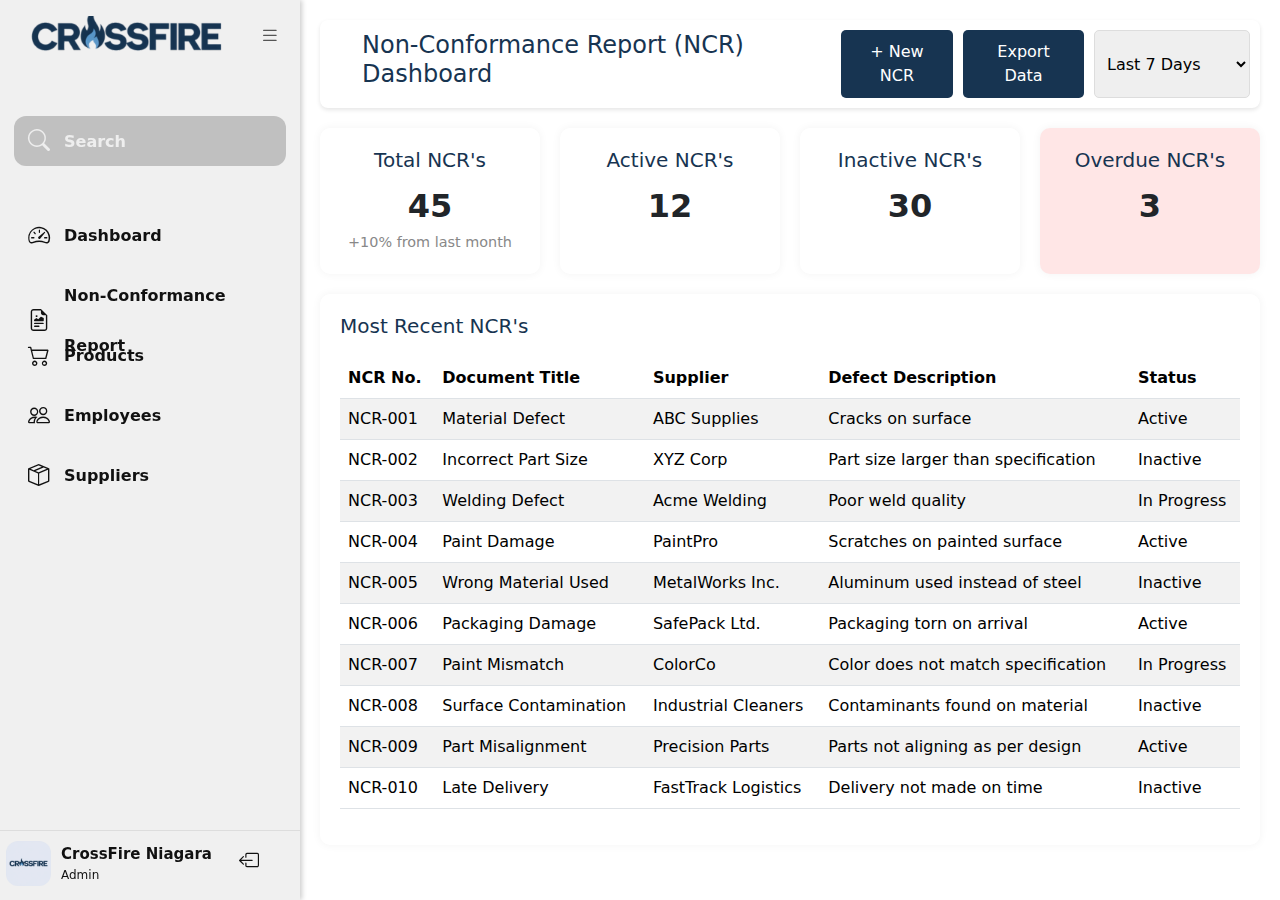
<file: index.html>
<!DOCTYPE html>
<html lang="en" dir="ltr">

<head>
    <meta charset="UTF-8">
    <meta name="viewport" content="width=device-width, initial-scale=1.0">
    <title>CrossFire NCR</title>
    <!-- Bootstrap Icons link -->
    <link rel="stylesheet" href="https://cdn.jsdelivr.net/npm/bootstrap-icons@1.11.3/font/bootstrap-icons.min.css">
    <!-- Bootstrap link -->
    <link href="https://cdn.jsdelivr.net/npm/bootstrap@5.3.3/dist/css/bootstrap.min.css" rel="stylesheet"
        integrity="sha384-QWTKZyjpPEjISv5WaRU9OFeRpok6YctnYmDr5pNlyT2bRjXh0JMhjY6hW+ALEwIH" crossorigin="anonymous">
    <script src="https://cdn.jsdelivr.net/npm/bootstrap@5.3.3/dist/js/bootstrap.bundle.min.js"
        integrity="sha384-YvpcrYf0tY3lHB60NNkmXc5s9fDVZLESaAA55NDzOxhy9GkcIdslK1eN7N6jIeHz"
        crossorigin="anonymous"></script>
    <link rel="stylesheet" href="assets/css/style.css">
</head>

<body>
    <div class="sidebar" id="sidebar">
        <div class="logo-content">
            <div class="logo">
                <!-- <i class='bx bxs-hot'></i>
                <div class="logo-name">CrossFire Niagara</div> -->
                <img src="/assets/images/crossfire logo edited.png" alt="">
            </div>
            <i class="bi bi-list" id="btn-close"></i>
        </div>
        <ul class="nav-list">
            <div class="search-box">
                <li>
                    <i class="bi bi-search"></i>
                    <input type="text" placeholder="Search">
                    <!-- <span class="tooltip">Dashboard</span> -->
                </li>
            </div>
            <li>
                <a href="index.html">
                    <i class="bi bi-speedometer2"></i>
                    <span class="links-name">Dashboard</span>
                </a>
                <!-- <span class="tooltip">Dashboard</span> -->
            </li>
            <li>
                <a href="non-conformance-report.html">
                    <i class="bi bi-file-earmark-richtext"></i>
                    <span class="links-name">Non-Conformance Report</span>
                </a>
                <!-- <span class="tooltip">Dashboard</span> -->
            </li>
            <li>
                <a href="#">
                    <i class="bi bi-cart2"></i>
                    <span class="links-name">Products</span>
                </a>
                <!-- <span class="tooltip">Dashboard</span> -->
            </li>
            <li>
                <a href="#">
                    <i class="bi bi-people"></i>
                    <span class="links-name">Employees</span>
                </a>
                <!-- <span class="tooltip">Dashboard</span> -->
            </li>
            <li>
                <a href="#">
                    <i class="bi bi-box-seam"></i>
                    <span class="links-name">Suppliers</span>
                </a>
                <!-- <span class="tooltip">Dashboard</span> -->
            </li>
        </ul>
        <div class="profile-content">
            <div class="profile">
                <div class="profile-details">
                    <img src="/assets/images/Crossfire Logo.PNG" alt="" class="">
                    <div class="name-job">
                        <div class="name">CrossFire Niagara</div>
                        <div class="job">Admin</div>
                    </div>
                </div>
                <i class="bi bi-box-arrow-left" id="log-out"></i>
            </div>
        </div>
    </div>
    <div class="content">
        <div class="dashboard">
            <header>
                <h1>Non-Conformance Report (NCR) Dashboard</h1>
                <div class="actions">
                    <a href="non-conformance-report.html">
                        <button class="new-ncr-btn">+ New NCR</button>
                    </a>
                    <button class="export-data-btn">Export Data</button>
                    <select class="date-range-selector">
                        <option value="7-days">Last 7 Days</option>
                        <option value="30-days">Last 30 Days</option>
                        <option value="custom">Custom Range</option>
                    </select>
                </div>
            </header>

            <section class="key-metrics">
                <div class="metric-card">
                    <h2>Total NCR's</h2>
                    <p>45</p>
                    <small>+10% from last month</small>
                </div>
                <div class="metric-card">
                    <h2>Active NCR's</h2>
                    <p>12</p>
                </div>
                <div class="metric-card">
                    <h2>Inactive NCR's</h2>
                    <p>30</p>
                </div>
                <div class="metric-card overdue">
                    <h2>Overdue NCR's</h2>
                    <p>3</p>
                </div>
            </section>

            <section class="ncr-trends">
                <h2>Most Recent NCR's</h2>
                <table class="table table-striped">
                    <thead>
                        <tr>
                            <th>NCR No.</th>
                            <th>Document Title</th>
                            <th>Supplier</th>
                            <th>Defect Description</th>
                            <th>Status</th>
                        </tr>
                    </thead>
                    <tbody>
                        <tr>
                            <td>NCR-001</td>
                            <td>Material Defect</td>
                            <td>ABC Supplies</td>
                            <td>Cracks on surface</td>
                            <td>Active</td>
                        </tr>
                        <tr>
                            <td>NCR-002</td>
                            <td>Incorrect Part Size</td>
                            <td>XYZ Corp</td>
                            <td>Part size larger than specification</td>
                            <td>Inactive</td>
                        </tr>
                        <tr>
                            <td>NCR-003</td>
                            <td>Welding Defect</td>
                            <td>Acme Welding</td>
                            <td>Poor weld quality</td>
                            <td>In Progress</td>
                        </tr>
                        <tr>
                            <td>NCR-004</td>
                            <td>Paint Damage</td>
                            <td>PaintPro</td>
                            <td>Scratches on painted surface</td>
                            <td>Active</td>
                        </tr>
                        <tr>
                            <td>NCR-005</td>
                            <td>Wrong Material Used</td>
                            <td>MetalWorks Inc.</td>
                            <td>Aluminum used instead of steel</td>
                            <td>Inactive</td>
                        </tr>
                        <tr>
                            <td>NCR-006</td>
                            <td>Packaging Damage</td>
                            <td>SafePack Ltd.</td>
                            <td>Packaging torn on arrival</td>
                            <td>Active</td>
                        </tr>
                        <tr>
                            <td>NCR-007</td>
                            <td>Paint Mismatch</td>
                            <td>ColorCo</td>
                            <td>Color does not match specification</td>
                            <td>In Progress</td>
                        </tr>
                        <tr>
                            <td>NCR-008</td>
                            <td>Surface Contamination</td>
                            <td>Industrial Cleaners</td>
                            <td>Contaminants found on material</td>
                            <td>Inactive</td>
                        </tr>
                        <tr>
                            <td>NCR-009</td>
                            <td>Part Misalignment</td>
                            <td>Precision Parts</td>
                            <td>Parts not aligning as per design</td>
                            <td>Active</td>
                        </tr>
                        <tr>
                            <td>NCR-010</td>
                            <td>Late Delivery</td>
                            <td>FastTrack Logistics</td>
                            <td>Delivery not made on time</td>
                            <td>Inactive</td>
                        </tr>
                    </tbody>
                </table>
            </section>


        </div>

    </div>
    <script src="assets/js/main/sidebar.js"></script>
</body>

</html>
</file>
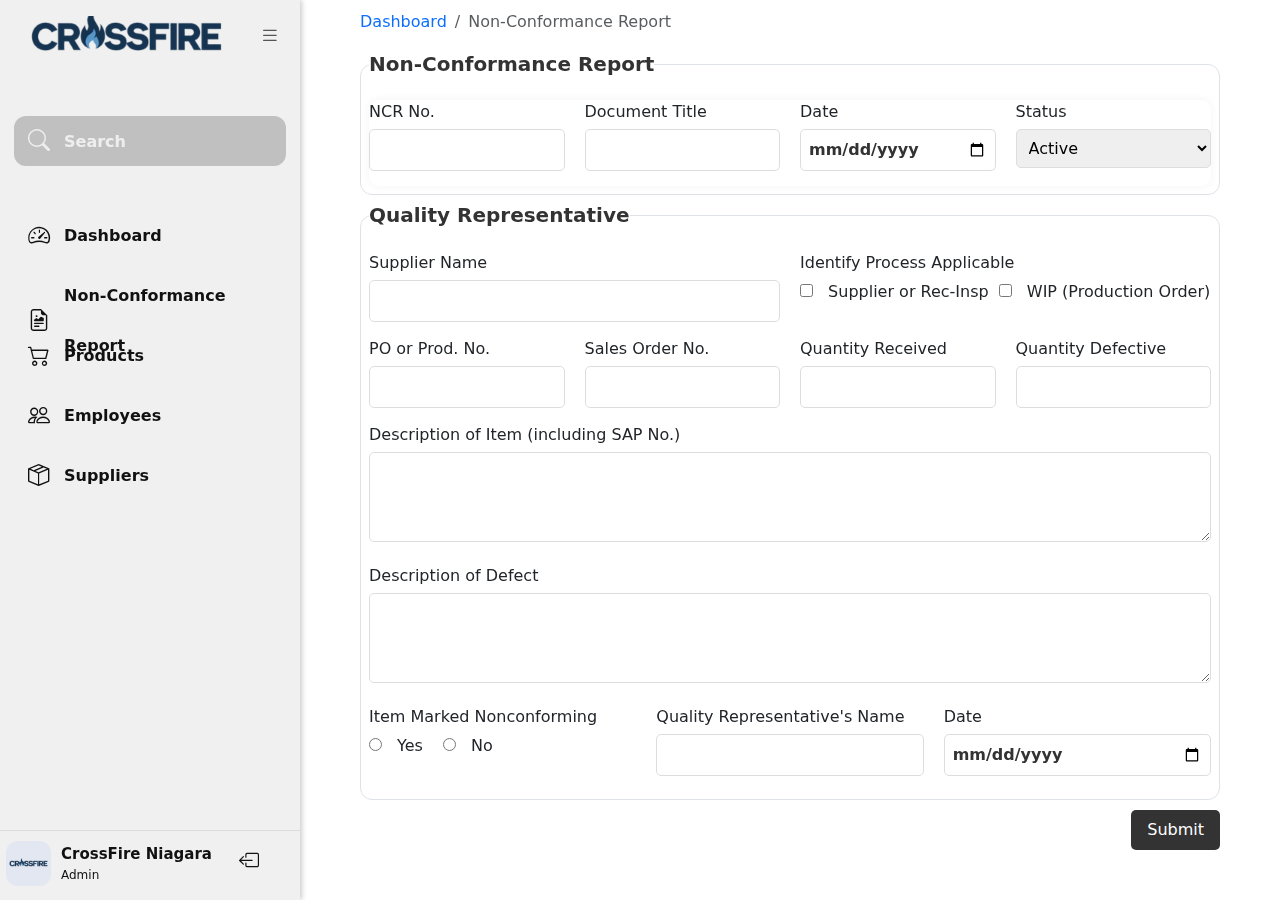
<file: non-conformance-report.html>
<!DOCTYPE html>
<html lang="en" dir="ltr">

<head>
    <meta charset="UTF-8">
    <meta name="viewport" content="width=device-width, initial-scale=1.0">
    <title>CrossFire NCR</title>
    <!-- Bootstrap Icons link -->
    <link rel="stylesheet" href="https://cdn.jsdelivr.net/npm/bootstrap-icons@1.11.3/font/bootstrap-icons.min.css">
    <!-- Bootstrap link -->
    <link href="https://cdn.jsdelivr.net/npm/bootstrap@5.3.3/dist/css/bootstrap.min.css" rel="stylesheet"
        integrity="sha384-QWTKZyjpPEjISv5WaRU9OFeRpok6YctnYmDr5pNlyT2bRjXh0JMhjY6hW+ALEwIH" crossorigin="anonymous">
    <script src="https://cdn.jsdelivr.net/npm/bootstrap@5.3.3/dist/js/bootstrap.bundle.min.js"
        integrity="sha384-YvpcrYf0tY3lHB60NNkmXc5s9fDVZLESaAA55NDzOxhy9GkcIdslK1eN7N6jIeHz"
        crossorigin="anonymous"></script>
    <link rel="stylesheet" href="assets/css/style.css">
</head>

<body>
    <div class="sidebar" id="sidebar">
        <div class="logo-content">
            <div class="logo">
                <!-- <i class='bx bxs-hot'></i>
                <div class="logo-name">CrossFire Niagara</div> -->
                <img src="/assets/images/crossfire logo edited.png" alt="">
            </div>
            <i class="bi bi-list" id="btn-close"></i>
        </div>
        <ul class="nav-list">
            <div class="search-box">
                <li>
                    <i class="bi bi-search"></i>
                    <input type="text" placeholder="Search">
                    <!-- <span class="tooltip">Dashboard</span> -->
                </li>
            </div>
            <li>
                <a href="index.html">
                    <i class="bi bi-speedometer2"></i>
                    <span class="links-name">Dashboard</span>
                </a>
                <!-- <span class="tooltip">Dashboard</span> -->
            </li>
            <li>
                <a href="non-conformance-report.html">
                    <i class="bi bi-file-earmark-richtext"></i>
                    <span class="links-name">Non-Conformance Report</span>
                </a>
                <!-- <span class="tooltip">Dashboard</span> -->
            </li>
            <li>
                <a href="#">
                    <i class="bi bi-cart2"></i>
                    <span class="links-name">Products</span>
                </a>
                <!-- <span class="tooltip">Dashboard</span> -->
            </li>
            <li>
                <a href="#">
                    <i class="bi bi-people"></i>
                    <span class="links-name">Employees</span>
                </a>
                <!-- <span class="tooltip">Dashboard</span> -->
            </li>
            <li>
                <a href="#">
                    <i class="bi bi-box-seam"></i>
                    <span class="links-name">Suppliers</span>
                </a>
                <!-- <span class="tooltip">Dashboard</span> -->
            </li>
        </ul>
        <div class="profile-content">
            <div class="profile">
                <div class="profile-details">
                    <img src="/assets/images/Crossfire Logo.PNG" alt="" class="">
                    <div class="name-job">
                        <div class="name">CrossFire Niagara</div>
                        <div class="job">Admin</div>
                    </div>
                </div>
                <i class="bi bi-box-arrow-left" id="log-out"></i>
            </div>
        </div>
    </div>
    <div class="home-content">
        <nav aria-label="breadcrumb">
            <ol class="breadcrumb" style="justify-content: flex-start;">
                <li class="breadcrumb-item"><a href="index.html">Dashboard</a></li>
                <li class="breadcrumb-item active" aria-current="page">Non-Conformance Report</li>
            </ol>
        </nav>

        <fieldset class="border p-2">
            <legend class="w-auto">Non-Conformance Report</legend>
            <div class="">
                <form id="ncr-form" action="https://webdevbasics.net/scripts/demo.php" method="post">
                    <div class="two-column">
                        <div class="form-group">
                            <label for="ncr-no">NCR No.</label>
                            <input type="text" id="ncr-no" name="ncr-no" required>
                        </div>
                        <div class="form-group">
                            <label for="document-no">Document Title</label>
                            <input type="text" id="document-no" name="document-no" required>
                        </div>
                        <div class="form-group">
                            <label for="date">Date</label>
                            <input type="date" id="date" name="date" required>
                        </div>
                        <div class="form-group">
                            <label for="status">Status</label>
                            <select id="status" name="status" required>
                                <option value="active">Active</option>
                                <option value="inactive">Inactive</option>
                                <option value="in-progress">In Progress</option>
                            </select>
                        </div>
                    </div>
            </div>
        </fieldset>
        <fieldset class="border p-2">

            <legend class="w-auto">Quality Representative</legend>
            <div class="two-column">
                <div class="form-group">
                    <label for="supplier-name">Supplier Name</label>
                    <input type="text" id="supplier-name" name="supplier-name" required>
                </div>
                <div class="form-group">
                    <label>Identify Process Applicable</label>
                    <div class="checkbox-group">
                        <label><input type="checkbox" name="process-applicable" value="supplier"> Supplier or
                            Rec-Insp</label>
                        <label><input type="checkbox" name="process-applicable" value="wip"> WIP (Production
                            Order)</label>
                    </div>
                </div>
            </div>

            <div class="four-column">
                <div class="form-group">
                    <label for="po-prod-no">PO or Prod. No.</label>
                    <input type="text" id="po-prod-no" name="po-prod-no" required>
                </div>
                <div class="form-group">
                    <label for="sales-order-no">Sales Order No.</label>
                    <input type="text" id="sales-order-no" name="sales-order-no" required>
                </div>
                <div class="form-group">
                    <label for="quantity-received">Quantity Received</label>
                    <input type="text" id="quantity-received" name="quantity-received" required>
                </div>
                <div class="form-group">
                    <label for="quantity-defective">Quantity Defective</label>
                    <input type="text" id="quantity-defective" name="quantity-defective" required>
                </div>
            </div>

            <div class="form-group">
                <label for="description-item">Description of Item (including SAP No.)</label>
                <textarea id="description-item" name="description-item" rows="3" class="full-width" required></textarea>
            </div>
            <div class="form-group">
                <label for="description-defect">Description of Defect</label>
                <textarea id="description-defect" name="description-defect" rows="3" class="full-width"
                    required></textarea>
            </div>

            <div class="two-column">
                <div class="form-group">
                    <label>Item Marked Nonconforming</label>
                    <div class="two-column">
                        <label><input type="radio" name="item-nonconforming" value="yes" required> Yes</label>
                        <label><input type="radio" name="item-nonconforming" value="no"> No</label>
                    </div>
                </div>
                <div class="form-group">
                    <label for="quality-rep-name">Quality Representative's Name</label>
                    <input type="text" id="quality-rep-name" name="quality-rep-name" required>
                </div>
                <div class="form-group">
                    <label for="quality-rep-date">Date</label>
                    <input type="date" id="quality-rep-date" name="quality-rep-date" required>
                </div>
            </div>
        </fieldset>

        <div class="form-group submit-btn-container">
            <button type="submit" class="submit-btn">Submit</button>
        </div>
        </form>
    </div>
    </div>
    <script src="assets/js/main/sidebar.js"></script>
</body>

</html>
</file>
<file: assets/css/style.css>
/* Global Styles */
* {
  box-sizing: border-box;
  margin: 0;
  padding: 0;
}

body {
  min-height: 100vh;
  overflow: hidden;
  position: relative;
  width: 100%;
  /* font-family: "Poppins", sans-serif; */
}

/***** SIDEBAR *****/
.sidebar {
  background: #f0f0f0;
  box-shadow: 2px 0 5px rgba(0, 0, 0, 0.2);
  height: 100%;
  left: 0;
  overflow: hidden;
  padding: 6px 14px;
  position: fixed;
  top: 0;
  width: 300px;
}

.sidebar .logo-content {
  border-radius: 12px;
  margin-top: 10px;
  width: 200px;
}

.sidebar .logo-content .logo {
  align-items: center;
  display: flex;
  height: 40px;
  width: 225px;
}

.logo-content .logo img {
  height: 100%;
  object-fit: cover;
  width: 100%;
}

.sidebar #btn-close {
  color: #555;
  font-size: 20px;
  height: 50px;
  left: 90%;
  line-height: 50px;
  position: absolute;
  text-align: center;
  top: 10px;
  transform: translateX(-50%);
  width: 50px;
}

.sidebar #btn-close:hover {
  cursor: pointer;
}

/*Makes changes to sidebar when it is collapsed*/
.sidebar.collapsed {
  width: 70px;
}

.sidebar.collapsed .nav-list .links-name{
  display:none;
}

.sidebar.collapsed .nav-list{
  text-align: center;
  width:100%;
}

.sidebar.collapsed img, .sidebar.collapsed .search-box, .sidebar.collapsed .name-job .name {
  display:none;
}

.sidebar.collapsed #btn-close {
  visibility: visible;
  left: 55%;
  width:50%;
  text-align: center;
}

.sidebar.collapsed #log-out {
  left: 70%;
}

.sidebar.collapsed .name-job .job{
  transform: translateY(3.5vh);
  text-align: center;
  left: 70%;
}
/**/

.sidebar .nav-list {
  margin-top: 20px;
  width: 100%;
}

.sidebar ul {
  list-style-type: none;
  margin: 0;
  padding: 0;
}

.sidebar ul li {
  height: 50px;
  line-height: 50px;
  list-style: none;
  margin: 10px 0;
  position: relative;
  width: 100%;
}

.sidebar ul li input {
  background: #c0c0c0;
  border: none;
  border-radius: 12px;
  color: #eee;
  font-size: 16px;
  height: 100%;
  left: 0;
  outline: none;
  padding-left: 50px;
  position: absolute;
  top: 0;
  width: 100%;
}

::placeholder {
  color: #eee;
}

.sidebar ul li .bi-search {
  color: #eee;
  position: absolute;
  z-index: 99;
}

.search-box {
  padding-bottom: 25px;
  padding-top: 30px;
}

.sidebar ul li a {
  align-items: center;
  border-radius: 12px;
  color: #111;
  display: flex;
  font-weight: 600;
  text-decoration: none;
  transition: all 0.4s ease;
}

.sidebar ul li a:hover {
  background: #d0d0d0;
  color: #000;
}

.sidebar ul li i {
  border-radius: 12px;
  font-size: 22px;
  height: 50px;
  line-height: 50px;
  min-width: 50px;
  text-align: center;
}

.sidebar .profile-content {
  bottom: 0;
  color: #111;
  left: 0;
  position: absolute;
  width: 100%;
}

.sidebar .profile-content .profile {
  border-top: 1px solid #ddd;
  height: 60px;
  margin-bottom: 10px;
  padding: 10px 6px;
  position: relative;
}

.profile .profile-details {
  align-items: center;
  display: flex;
}

.profile .profile-details img {
  border-radius: 12px;
  height: 45px;
  object-fit: cover;
  width: 45px;
}

.profile .profile-details .name-job {
  margin-left: 10px;
}

.profile .profile-details .name {
  font-size: 15px;
  font-weight: 600;
}

.profile .profile-details .job {
  font-size: 12px;
}

.profile #log-out {
  bottom: 5px;
  border-radius: 12px;
  font-size: 20px;
  left: 88%;
  line-height: 50px;
  min-width: 50px;
  position: absolute;
  transform: translateX(-50%);
}

/***** NCR FORM *****/
.home-content {
  height: 100vh;
  left: 300px;
  overflow-y: auto;
  padding: 0 60px;
  position: absolute;
  width: calc(100% - 300px);
}

.breadcrumb {
  margin: 10px 0;
  text-decoration: none;
}

.breadcrumb a {
  text-decoration: none;
}

h1 {
  color: #173451;
  margin-left: 32px;
  text-align: left;
}

form {
  background: #ffffff;
  border-radius: 10px;
  box-shadow: 0 0 10px rgba(0, 0, 0, 0.05);
  display: flex;
  flex-direction: column;
  height: 100%;
}

.form-group {
  margin-bottom: 15px;
}

fieldset {
  border: 1px solid rgba(128, 128, 128, 0.4);
  border-radius: 12px;
  margin: 0;
}

legend {
  color: #333;
  float: none;
  font-size: 1.25em;
  font-weight: 700;
  padding: 5px 0;
}

label {
  font-size: 1em;
  font-weight: 400;
  margin-bottom: 5px;
}

input,
textarea {
  color: #333;
  font-size: 1em;
  font-weight: 600;
}

input[type="text"],
input[type="date"],
textarea,
#status {
  border: 1px solid #ddd;
  border-radius: 5px;
  padding: 8px;
  width: 100%;
}

input[type="checkbox"],
input[type="radio"] {
  margin-right: 10px;
}

textarea {
  resize: vertical;
}

.two-column,
.four-column {
  display: flex;
  flex-wrap: wrap;
  gap: 20px;
  flex: 1;
}

.two-column .form-group,
.four-column .form-group {
  flex: 1;
}

.full-width {
  width: 100%;
}

.checkbox-group {
  display: flex;
  gap: 10px;
}

.submit-btn-container {
  display: flex;
  justify-content: flex-end;
  padding: 10px 0;
}

.submit-btn {
  background-color: #333;
  border: none;
  border-radius: 5px;
  color: white;
  cursor: pointer;
  font-size: 1em;
  padding: 8px 16px;
}

.submit-btn:hover {
  background-color: #555;
}

/***** DASHBOARD *****/
.dashboard {
  display: flex;
  flex-direction: column;
  gap: 20px;
  margin-left: 300px;
  padding: 20px;
  width: calc(100% - 300px);
}

header {
  align-items: center;
  background-color: #fff;
  border-radius: 8px;
  box-shadow: 0 2px 4px rgba(0, 0, 0, 0.1);
  display: flex;
  justify-content: space-between;
  padding: 10px;
}

header h1 {
  color: #173451;
  font-size: 1.5em;
}

.actions {
  display: flex;
  gap: 10px;
}

button {
  background-color: #173451;
  border: none;
  border-radius: 5px;
  color: #fff;
  cursor: pointer;
  font-size: 1em;
  padding: 10px 20px;
}

button:hover {
  background-color: #1f487e;
}

.date-range-selector {
  border: 1px solid #ddd;
  border-radius: 5px;
  font-size: 1em;
  padding: 8px;
}

.key-metrics {
  display: flex;
  gap: 20px;
  justify-content: space-around;
}

.metric-card {
  background-color: #ffffff;
  border-radius: 10px;
  box-shadow: 0 0 10px rgba(0, 0, 0, 0.05);
  flex: 1;
  padding: 20px;
  text-align: center;
}

.metric-card h2 {
  color: #173451;
  font-size: 1.25em;
  margin-bottom: 10px;
}

.metric-card p {
  font-size: 2em;
  font-weight: bold;
  margin: 0;
}

.metric-card small {
  color: #888;
  font-size: 0.9em;
}

.metric-card.overdue {
  background-color: #ffe6e6;
}

.ncr-trends {
  background-color: #fff;
  border-radius: 10px;
  box-shadow: 0 0 10px rgba(0, 0, 0, 0.05);
  padding: 20px;
}

.ncr-trends h2 {
  color: #173451;
  font-size: 1.25em;
  margin-bottom: 20px;
}
</file>
